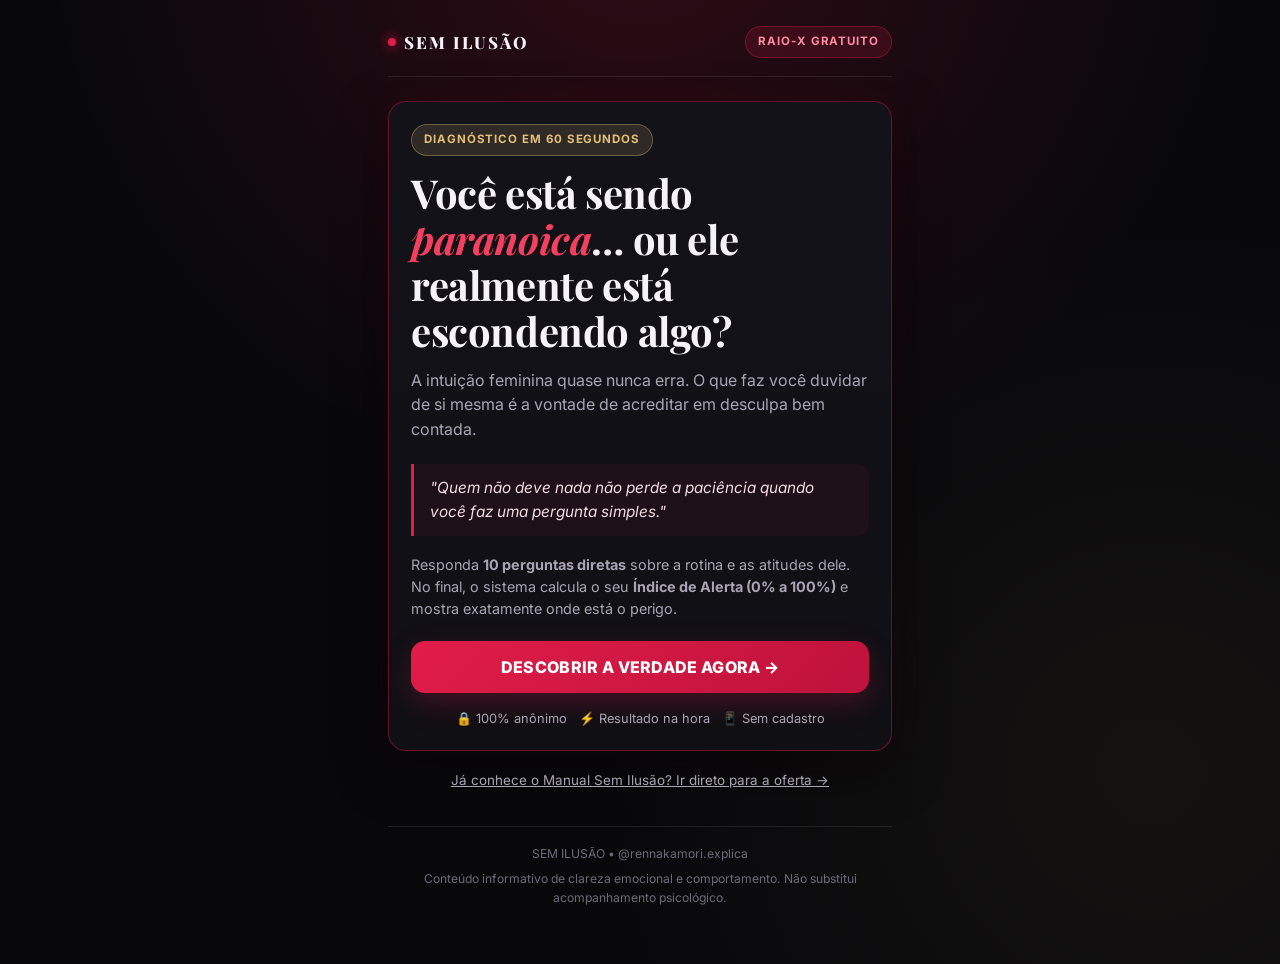
<file: index.html>
<!DOCTYPE html>
<html lang="pt-BR">
<head>
  <meta charset="UTF-8" />
  <meta name="viewport" content="width=device-width, initial-scale=1.0" />
  <title>Raio-X da Verdade — Teste de Alerta do Relacionamento</title>
  <meta name="description" content="Descubra em 60 segundos se você está sendo paranoica ou ignorando sinais óbvios de deslealdade e desgaste." />
  <link rel="stylesheet" href="styles.css" />
  <script src="config.js"></script>
</head>
<body>
  <main class="container">
    <header class="topbar">
      <a href="index.html" class="brand">
        <span class="brand-dot"></span>
        <span id="brand-name">SEM ILUSÃO</span>
      </a>
      <span class="badge">RAIO-X GRATUITO</span>
    </header>

    <!-- TELA 1: ABERTURA -->
    <section id="screen-intro">
      <div class="card card-highlight">
        <span class="badge badge-gold">DIAGNÓSTICO EM 60 SEGUNDOS</span>
        <h1>Você está sendo <em>paranoica</em>… ou ele realmente está escondendo algo?</h1>
        <p class="lead">
          A intuição feminina quase nunca erra. O que faz você duvidar de si mesma é a vontade de acreditar em desculpa bem contada.
        </p>

        <div class="quote-box">
          "Quem não deve nada não perde a paciência quando você faz uma pergunta simples."
        </div>

        <p style="font-size:0.9rem; color: var(--muted); margin-bottom:20px;">
          Responda <strong>10 perguntas diretas</strong> sobre a rotina e as atitudes dele. No final, o sistema calcula o seu <strong>Índice de Alerta (0% a 100%)</strong> e mostra exatamente onde está o perigo.
        </p>

        <button id="btn-start" class="btn btn-primary pulse">
          DESCOBRIR A VERDADE AGORA →
        </button>

        <div class="trust-row">
          <span>🔒 100% anônimo</span>
          <span>⚡ Resultado na hora</span>
          <span>📱 Sem cadastro</span>
        </div>
      </div>

      <div style="text-align:center; margin-top:12px;">
        <a href="oferta.html" style="color:var(--muted); font-size:0.84rem;">Já conhece o Manual Sem Ilusão? Ir direto para a oferta →</a>
      </div>
    </section>

    <!-- TELA 2: QUIZ -->
    <section id="screen-quiz" class="hidden">
      <div class="progress-wrap">
        <div class="progress-meta">
          <span id="q-counter">Pergunta 1 de 10</span>
          <span id="q-percent">10%</span>
        </div>
        <div class="progress-track">
          <div id="progress-fill" class="progress-fill"></div>
        </div>
      </div>

      <div class="card">
        <span id="q-tag" class="badge" style="margin-bottom:12px;">SINAL 01</span>
        <h2 id="q-title" class="question-title"></h2>
        <div id="q-options" class="options-list"></div>
        <div id="micro-note" class="micro-note hidden"></div>
      </div>
    </section>

    <!-- TELA 3: ANALISANDO -->
    <section id="screen-loading" class="hidden">
      <div class="card analyzer-box">
        <div class="spinner"></div>
        <h2 class="serif">Cruzando seus padrões…</h2>
        <p id="loading-status" class="lead" style="margin-bottom:0;">Avaliando sinais de omissão e coerência…</p>
      </div>
    </section>

    <!-- TELA 4: RESULTADO + OFERTA -->
    <section id="screen-result" class="hidden">
      <div class="card card-highlight">
        <div class="score-header">
          <span id="res-badge" class="badge">RESULTADO DO SEU RAIO-X</span>
          <div id="res-score" class="score-number">0%</div>
          <h2 id="res-title" style="margin-bottom:6px;"></h2>
          <p id="res-subtitle" class="lead" style="margin-bottom:0; font-size:0.94rem;"></p>
        </div>

        <div class="score-bar">
          <div id="score-marker" class="score-marker" style="left: 10%;"></div>
        </div>
        <div style="display:flex; justify-content:space-between; font-size:0.72rem; color:var(--muted); margin-bottom:16px;">
          <span>ZONA DE RUÍDO</span>
          <span>ZONA DE NÉVOA</span>
          <span>CÓDIGO VERMELHO</span>
        </div>

        <h3 style="margin-top:18px; color:var(--gold);">O que as suas respostas escancaram:</h3>
        <ul id="res-insights" class="insight-list"></ul>

        <div class="quote-box" id="res-truth"></div>
      </div>

      <!-- PONTE PARA O PRODUTO -->
      <div class="card card-highlight">
        <span class="badge badge-gold" id="offer-badge">OFERTA BLACK FRIDAY • LOTE RELÂMPAGO</span>
        <h2 style="margin-top:12px;">Agora a verdade que dói: <em>saber que algo está errado não resolve nada</em> se você confrontar do jeito errado.</h2>
        <p style="font-size:0.94rem; color:var(--muted); margin-bottom:14px;">
          Quando você cobra no calor da emoção, chora ou ameaça sem postura, ele só aprende a <strong>esconder melhor</strong> — e ainda vira o jogo dizendo que você é surtada.
        </p>
        <p style="font-size:0.94rem; color:#ebe8f2; margin-bottom:14px;">
          Por isso criamos o pacote <strong>SEM ILUSÃO</strong>: o protocolo direto para ler comportamentos sem cair em manipulação, responder com frieza cirúrgica e retomar o controle em 7 dias.
        </p>

        <div style="margin: 14px 0 18px; border-radius: 14px; overflow: hidden; border: 1px solid rgba(226,190,118,0.28); box-shadow: 0 14px 32px rgba(0,0,0,0.55);">
          <img src="mockup-bundle.jpg" alt="Pacote SEM ILUSÃO Manual + Web App Bolso da Clareza" style="width:100%; display:block;" />
        </div>

        <ul class="check-list">
          <li><span class="check-icon">✦</span><div><strong>Manual Completo SEM ILUSÃO (PDF para celular):</strong> os 21 padrões de deslealdade e desgaste, como validar fatos sem se humilhar e roteiros de conversa cara a cara.</div></li>
          <li><span class="check-icon">✦</span><div><strong>BÔNUS — Web App "Bolso da Clareza":</strong> gerador interativo com respostas prontas, frias e elegantes para 12 situações de WhatsApp (só copiar e colar) + Diário de Fatos anti-ilusão.</div></li>
          <li><span class="check-icon">✦</span><div><strong>Plano de 7 Dias de Postura:</strong> o passo a passo exato para parar de aceitar migalhas e decidir com cabeça fria.</div></li>
        </ul>

        <div class="price-box">
          <div class="price-old">De <span id="price-old">R$ 79,90</span> por apenas:</div>
          <div class="price-now" id="price-now">R$ 29,90</div>
          <div class="price-sub" id="price-sub">ou 4x de R$ 8,14 • Acesso imediato + Garantia de 7 dias</div>
        </div>

        <a id="cta-checkout" href="#" class="btn btn-primary pulse" target="_blank" rel="noopener">
          QUERO O MANUAL + WEB APP AGORA →
        </a>

        <div class="trust-row">
          <span>🔒 Pagamento seguro Kiwify</span>
          <span>⚡ Pix libera em segundos</span>
          <span>🛡️ 7 dias de garantia</span>
        </div>

        <div style="text-align:center; margin-top:14px;">
          <a href="oferta.html" style="color:var(--muted); font-size:0.83rem;">Ver tudo que vem dentro do pacote →</a>
        </div>
      </div>

      <button id="btn-retry" class="btn btn-ghost">Refazer o Raio-X</button>
    </section>

    <footer class="footer">
      <p><span id="footer-brand">SEM ILUSÃO</span> • <span id="footer-handle">@seuperfil</span></p>
      <p style="margin-top:6px;">Conteúdo informativo de clareza emocional e comportamento. Não substitui acompanhamento psicológico.</p>
    </footer>
  </main>

  <script>
    const CFG = window.APP_CONFIG || {};
    document.getElementById('brand-name').textContent = CFG.MARCA || 'SEM ILUSÃO';
    document.getElementById('footer-brand').textContent = CFG.MARCA || 'SEM ILUSÃO';
    document.getElementById('footer-handle').textContent = CFG.PERFIL_HANDLE || '';
    document.getElementById('price-old').textContent = CFG.PRECO_ANTIGO || 'R$ 79,90';
    document.getElementById('price-now').textContent = CFG.PRECO_ATUAL || 'R$ 29,90';
    document.getElementById('price-sub').textContent = (CFG.PARCELAMENTO || 'ou 4x de R$ 8,14') + ' • Acesso imediato + Garantia de 7 dias';
    document.getElementById('offer-badge').textContent = CFG.SELO_OFERTA || 'OFERTA RELÂMPAGO';

    const QUESTIONS = [
      {
        tag: "SINAL 01 • SIGILO",
        title: "Como ele reage quando o celular vibra ou fica perto de você?",
        category: "sigilo",
        options: [
          { text: "Deixa normal, sem paranoia nem pressa para esconder.", score: 0, note: "Transparência natural não precisa de discurso." },
          { text: "Sempre deixa virado para baixo ou no silencioso quando está comigo.", score: 6, note: "Hábito novo de proteção raramente nasce do nada." },
          { text: "Leva até para o banheiro, trocou senha ou fica tenso se eu chego perto.", score: 10, note: "Quem não esconde nada não entra em modo defesa por causa de uma tela." }
        ]
      },
      {
        tag: "SINAL 02 • INVERSÃO DE CULPA",
        title: "Quando você faz uma pergunta direta sobre algo que te incomodou, o que ele faz?",
        category: "manipulacao",
        options: [
          { text: "Escuta com calma e conversa até ficarmos em paz.", score: 0, note: "Respeito se prova na hora do desconforto." },
          { text: "Fica seco, muda de assunto ou diz que está cansado para falar disso.", score: 6, note: "Fugir de conversa simples é o jeito mais fácil de empurrar o problema com a barriga." },
          { text: "Se irrita, vira o jogo e termina fazendo EU me sentir culpada ou 'louca'.", score: 10, note: "Clássico: quando falta verdade, sobra ataque para te fazer recuar." }
        ]
      },
      {
        tag: "SINAL 03 • ROTINA",
        title: "Nos últimos tempos, a rotina dele mudou com 'imprevistos' frequentes?",
        category: "rotina",
        options: [
          { text: "Não, continua previsível e coerente.", score: 0, note: "Coerência traz paz — e você sente isso no corpo." },
          { text: "Alguns sumiços estranhos ou demoras fora do normal para responder.", score: 6, note: "Ninguém fica 6 horas sem ver o celular hoje em dia. Fica sem querer responder você." },
          { text: "Vários 'imprevistos', trabalho extra do nada e histórias que não batem.", score: 10, note: "Quando a história muda de detalhe toda semana, não é falta de memória." }
        ]
      },
      {
        tag: "SINAL 04 • ESFORÇO",
        title: "Compare o que ele PROMETE com o que ele FAZ na prática:",
        category: "migalhas",
        options: [
          { text: "Ele cumpre o que fala e demonstra prioridade sem eu precisar implorar.", score: 0, note: "Atitude constante vale mais que mil juras." },
          { text: "Só se esforça quando percebe que eu esfriei ou estou prestes a desistir.", score: 7, note: "Isso não é amor crescendo — é medo de perder o conforto que você dá." },
          { text: "Promete mudar há meses, mas na prática me entrega o mínimo do mínimo.", score: 10, note: "Você não está num relacionamento; está mantendo uma expectativa sozinha." }
        ]
      },
      {
        tag: "SINAL 05 • MONTANHA-RUSSA",
        title: "Você sente oscilações bruscas: dias frio/distante e do nada super carinhoso?",
        category: "manipulacao",
        options: [
          { text: "Não, o jeito dele comigo é estável.", score: 0, note: "Estabilidade não dá frio na barriga — dá segurança." },
          { text: "Sim, às vezes esfria do nada e me deixa sem entender o que eu fiz.", score: 7, note: "A dúvida constante é o que mantém muita mulher presa tentando 'reconquistar'." },
          { text: "Demais. E quando aparece carinhoso do nada, meu instinto até desconfia.", score: 10, note: "Carinho repentino fora de hora muitas vezes é culpa disfarçada de romantismo." }
        ]
      },
      {
        tag: "SINAL 06 • RESPEITO ONLINE",
        title: "Como é a postura dele nas redes sociais em relação a outras mulheres?",
        category: "sigilo",
        options: [
          { text: "Respeitosa; não me dá motivo para passar vergonha.", score: 0, note: "Homem resolvido não precisa de validação de outras." },
          { text: "Curte fotos provocativas ou mantém 'amigas' que claramente passam do limite.", score: 7, note: "Ele sabe exatamente o que está fazendo — só testa até onde você engole." },
          { text: "Esconde stories, tem conversas apagadas ou já peguei mentira envolvendo outra.", score: 10, note: "Conversa que precisa ser apagada nunca é inocente." }
        ]
      },
      {
        tag: "SINAL 07 • TRANSPARÊNCIA",
        title: "Você já pegou pequenas mentiras bobas — daquelas que nem precisavam existir?",
        category: "rotina",
        options: [
          { text: "Nunca percebi mentiras dele.", score: 0, note: "Confiança se constrói nos detalhes pequenos." },
          { text: "Uma ou duas vezes, mas ele jurou que foi para 'evitar briga'.", score: 7, note: "Quem mente 'para evitar briga' está dizendo que prefere te enganar a te respeitar." },
          { text: "Várias vezes. Sempre que aperto um pouco, descubro uma versão diferente.", score: 10, note: "Mentira pequena é treino para mentira grande." }
        ]
      },
      {
        tag: "SINAL 08 • POSTURA",
        title: "Se você parar de puxar assunto ou cobrar atenção por 48h, o que acontece?",
        category: "migalhas",
        options: [
          { text: "Ele percebe rápido, me procura de verdade e pergunta se está tudo bem.", score: 0, note: "Reciprocidade não precisa de joguinho." },
          { text: "Manda algo raso só para ver se eu ainda estou disponível.", score: 6, note: "Ele não sente sua falta — sente falta de saber que você está ali." },
          { text: "Age como se não tivesse notado, ou ainda reclama que EU sumi.", score: 10, note: "Quando só uma pessoa sustenta o vínculo, o vínculo já acabou faz tempo." }
        ]
      },
      {
        tag: "SINAL 09 • SUA PAZ",
        title: "Como está a sua mente dentro desse relacionamento nos últimos 30 dias?",
        category: "emocional",
        options: [
          { text: "Tranquila na maior parte do tempo, só com dúvidas pontuais.", score: 2, note: "Observar cedo evita desgastes grandes depois." },
          { text: "Cansada. Fico checando última visualização e tentando adivinhar o humor dele.", score: 7, note: "Relacionamento saudável não transforma você em detetive." },
          { text: "Esgotada. Sinto um aperto no peito constante, mas tenho medo de confirmar.", score: 10, note: "O que te destrói não é a verdade — é o tempo que você perde adiando ela." }
        ]
      },
      {
        tag: "SINAL 10 • A VERDADE NUA",
        title: "Se sua melhor amiga estivesse vivendo EXATAMENTE o que você vive hoje, o que você diria?",
        category: "emocional",
        options: [
          { text: "'Calma, conversa com ele e alinha os limites.'", score: 2, note: "Clareza de fora quase sempre é mais lúcida." },
          { text: "'Amiga, você está se diminuindo demais para caber aí.'", score: 7, note: "Você já sabe o conselho. Só está adiando aplicar em você." },
          { text: "'Abre o olho e sai dessa antes de perder mais um ano da sua vida.'", score: 10, note: "No fundo, você não precisa de mais provas — precisa de postura." }
        ]
      }
    ];

    let currentIdx = 0;
    let totalScore = 0;
    const categoryScores = { sigilo: 0, manipulacao: 0, rotina: 0, migalhas: 0, emocional: 0 };

    const screenIntro = document.getElementById('screen-intro');
    const screenQuiz = document.getElementById('screen-quiz');
    const screenLoading = document.getElementById('screen-loading');
    const screenResult = document.getElementById('screen-result');

    document.getElementById('btn-start').addEventListener('click', () => {
      currentIdx = 0;
      totalScore = 0;
      Object.keys(categoryScores).forEach(k => categoryScores[k] = 0);
      screenIntro.classList.add('hidden');
      screenQuiz.classList.remove('hidden');
      renderQuestion();
      window.scrollTo({ top: 0, behavior: 'smooth' });
    });

    document.getElementById('btn-retry').addEventListener('click', () => {
      screenResult.classList.add('hidden');
      screenIntro.classList.remove('hidden');
      window.scrollTo({ top: 0, behavior: 'smooth' });
    });

    function renderQuestion() {
      const q = QUESTIONS[currentIdx];
      const num = currentIdx + 1;
      const pct = Math.round((num / QUESTIONS.length) * 100);

      document.getElementById('q-counter').textContent = `Pergunta ${num} de ${QUESTIONS.length}`;
      document.getElementById('q-percent').textContent = `${pct}%`;
      document.getElementById('progress-fill').style.width = `${pct}%`;
      document.getElementById('q-tag').textContent = q.tag;
      document.getElementById('q-title').textContent = q.title;

      const micro = document.getElementById('micro-note');
      micro.classList.add('hidden');

      const optionsBox = document.getElementById('q-options');
      optionsBox.innerHTML = '';
      const letters = ['A', 'B', 'C'];

      q.options.forEach((opt, i) => {
        const btn = document.createElement('button');
        btn.className = 'option-btn';
        btn.innerHTML = `<span class="option-letter">${letters[i]}</span><span>${opt.text}</span>`;
        btn.addEventListener('click', () => handleAnswer(q.category, opt));
        optionsBox.appendChild(btn);
      });
    }

    function handleAnswer(category, opt) {
      totalScore += opt.score;
      categoryScores[category] += opt.score;

      // trava cliques duplicados e mostra micro-verdade rápida
      const btns = document.querySelectorAll('.option-btn');
      btns.forEach(b => b.disabled = true);

      const micro = document.getElementById('micro-note');
      micro.textContent = `✦ ${opt.note}`;
      micro.classList.remove('hidden');

      setTimeout(() => {
        currentIdx++;
        if (currentIdx < QUESTIONS.length) {
          renderQuestion();
        } else {
          showAnalyzer();
        }
      }, 650);
    }

    function showAnalyzer() {
      screenQuiz.classList.add('hidden');
      screenLoading.classList.remove('hidden');
      const statusEl = document.getElementById('loading-status');
      const steps = [
        "Avaliando sinais de omissão e coerência…",
        "Identificando padrões de inversão de culpa…",
        "Gerando seu Índice de Alerta personalizado…"
      ];
      let step = 0;
      const timer = setInterval(() => {
        step++;
        if (step < steps.length) {
          statusEl.textContent = steps[step];
        } else {
          clearInterval(timer);
          renderResult();
        }
      }, 650);
    }

    function renderResult() {
      screenLoading.classList.add('hidden');
      screenResult.classList.remove('hidden');

      const score = Math.min(100, Math.max(8, totalScore));
      document.getElementById('res-score').textContent = `${score}%`;

      let levelTitle, levelSub, levelColor, badgeText, truthQuote;

      if (score <= 35) {
        badgeText = "NÍVEL 1 • ZONA DE RUÍDO";
        levelTitle = "Alerta Baixo, mas Atenção às Brechas";
        levelSub = "Não há um padrão claro de traição ativa nas suas respostas, mas existem falhas de alinhamento que, se ignoradas, viram desgaste real.";
        levelColor = "#22c55e";
        truthQuote = "“Relacionamento não morre de um dia pro outro — ele esfria nas pequenas coisas que você finge que não viu.”";
      } else if (score <= 68) {
        badgeText = "NÍVEL 2 • ZONA DE NÉVOA";
        levelTitle = "Alerta Alto: Você Está Aceitando Migalhas";
        levelSub = "Mesmo que não exista prova de traição física, há sinais claros de distanciamento, falta de transparência ou desequilíbrio emocional.";
        levelColor = "#f59e0b";
        truthQuote = "“Ele não está 'confuso'. Ele está confortável sabendo que você continua aí mesmo recebendo metade.”";
      } else {
        badgeText = "NÍVEL 3 • CÓDIGO VERMELHO";
        levelTitle = "Alerta Crítico: Sinais Clássicos de Omissão";
        levelSub = "Você marcou múltiplos padrões de sigilo, inversão de culpa e inconsistência. Ignorar isso agora só vai te custar mais saúde mental e tempo.";
        levelColor = "#f43f5e";
        truthQuote = "“Você não está louca. Você só está enxergando exatamente o que ele queria que você continuasse fingindo não ver.”";
      }

      document.getElementById('res-badge').textContent = badgeText;
      document.getElementById('res-score').style.color = levelColor;
      document.getElementById('res-title').textContent = levelTitle;
      document.getElementById('res-subtitle').textContent = levelSub;
      document.getElementById('res-truth').textContent = truthQuote;

      setTimeout(() => {
        document.getElementById('score-marker').style.left = `${score}%`;
      }, 80);

      // Gera 3 insights baseados nas categorias mais altas que ELA marcou
      const insightMap = {
        sigilo: {
          head: "Blindagem & Sigilo",
          body: "Você sinalizou comportamentos de proteção excessiva com celular ou postura online. Em relações saudáveis, privacidade existe, mas segredo defensivo não."
        },
        manipulacao: {
          head: "Inversão de Culpa (Gaslighting)",
          body: "Suas respostas indicam que quando você questiona algo legítimo, o assunto vira contra você. Esse é o truque nº 1 para te fazer parar de perguntar."
        },
        rotina: {
          head: "Inconsistência na Rotina",
          body: "Histórias mal contadas e mudanças repentinas drenam sua confiança. Nunca confronte só com suspeita — confronte com fatos observados."
        },
        migalhas: {
          head: "Ciclo de Migalhas",
          body: "Você está investindo energia de esposa em alguém que está entregando esforço de desconhecido. Sem mudança de postura sua, nada muda nele."
        },
        emocional: {
          head: "Desgaste da Sua Paz",
          body: "O maior termômetro já apitou: você está exausta tentando decifrar alguém. Quem tem postura não implora clareza — exige com ações."
        }
      };

      const sortedCats = Object.entries(categoryScores)
        .sort((a, b) => b[1] - a[1])
        .slice(0, 3);

      const ul = document.getElementById('res-insights');
      ul.innerHTML = '';
      sortedCats.forEach(([cat]) => {
        const info = insightMap[cat];
        const li = document.createElement('li');
        li.innerHTML = `<strong>${info.head}</strong>${info.body}`;
        ul.appendChild(li);
      });

      const cta = document.getElementById('cta-checkout');
      cta.href = CFG.CHECKOUT_URL || '#';
      cta.onclick = (e) => {
        if (!CFG.CHECKOUT_URL || CFG.CHECKOUT_URL.includes('SEU-LINK-AQUI')) {
          e.preventDefault();
          alert('Aviso da criadora: cole o seu link de checkout da Kiwify no arquivo site/config.js!');
        }
      };

      window.scrollTo({ top: 0, behavior: 'smooth' });
    }
  </script>
</body>
</html>
</file>
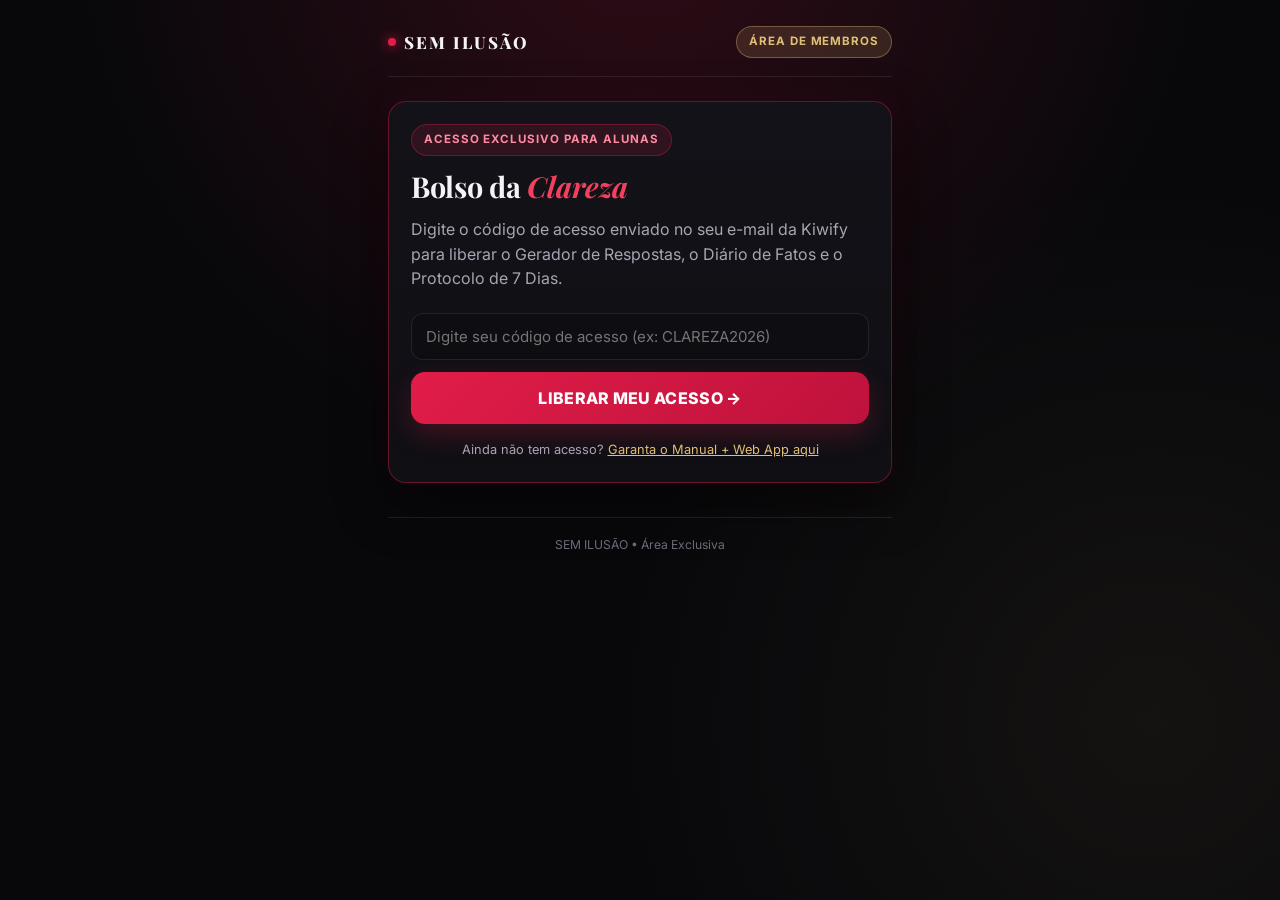
<file: app-membros.html>
<!DOCTYPE html>
<html lang="pt-BR">
<head>
  <meta charset="UTF-8" />
  <meta name="viewport" content="width=device-width, initial-scale=1.0" />
  <title>Bolso da Clareza — Área de Membros SEM ILUSÃO</title>
  <link rel="stylesheet" href="styles.css" />
  <script src="config.js"></script>
  <style>
    .tabs {
      display: grid;
      grid-template-columns: repeat(3, 1fr);
      gap: 8px;
      margin-bottom: 18px;
    }
    .tab-btn {
      background: var(--surface-2);
      border: 1px solid var(--border);
      color: var(--muted);
      padding: 11px 8px;
      border-radius: 12px;
      font-size: 0.78rem;
      font-weight: 700;
      cursor: pointer;
      transition: all 0.18s ease;
      text-align: center;
    }
    .tab-btn.active {
      background: rgba(225, 29, 72, 0.16);
      border-color: var(--crimson);
      color: #fff;
    }
    .field {
      width: 100%;
      background: #0d0d12;
      border: 1px solid var(--border);
      color: var(--text);
      padding: 13px 14px;
      border-radius: 12px;
      font-family: 'Inter', sans-serif;
      font-size: 0.94rem;
      margin-bottom: 12px;
    }
    .field:focus {
      outline: none;
      border-color: var(--crimson);
    }
    .reply-card {
      background: rgba(255, 255, 255, 0.03);
      border: 1px solid var(--border);
      border-radius: 14px;
      padding: 14px;
      margin-bottom: 11px;
    }
    .reply-label {
      font-size: 0.72rem;
      font-weight: 800;
      letter-spacing: 0.06em;
      text-transform: uppercase;
      color: var(--gold);
      margin-bottom: 6px;
      display: block;
    }
    .reply-text {
      font-size: 0.95rem;
      color: #f6f4fa;
      margin-bottom: 10px;
      line-height: 1.45;
    }
    .dont-box {
      background: rgba(225, 29, 72, 0.09);
      border: 1px solid rgba(225, 29, 72, 0.3);
      border-radius: 12px;
      padding: 12px 14px;
      font-size: 0.86rem;
      color: #ffc2cf;
      margin-top: 8px;
    }
    .fact-item {
      background: var(--surface-2);
      border: 1px solid var(--border);
      border-radius: 14px;
      padding: 14px;
      margin-bottom: 10px;
      position: relative;
    }
    .fact-meta {
      display: flex;
      justify-content: space-between;
      align-items: center;
      font-size: 0.76rem;
      color: var(--gold);
      margin-bottom: 6px;
      font-weight: 700;
    }
    .fact-del {
      background: none;
      border: none;
      color: var(--muted);
      cursor: pointer;
      font-size: 0.78rem;
      text-decoration: underline;
    }
    .day-card {
      display: flex;
      gap: 12px;
      align-items: flex-start;
      background: var(--surface-2);
      border: 1px solid var(--border);
      border-radius: 14px;
      padding: 14px;
      margin-bottom: 10px;
      cursor: pointer;
      transition: border-color 0.2s ease, opacity 0.2s ease;
    }
    .day-card.done {
      border-color: rgba(34, 197, 94, 0.45);
      background: rgba(34, 197, 94, 0.06);
    }
    .day-check {
      width: 24px;
      height: 24px;
      border-radius: 7px;
      border: 2px solid var(--muted);
      flex-shrink: 0;
      display: grid;
      place-items: center;
      font-weight: 800;
      font-size: 0.85rem;
      margin-top: 2px;
    }
    .day-card.done .day-check {
      background: var(--green);
      border-color: var(--green);
      color: #06130b;
    }
    .stat-grid {
      display: grid;
      grid-template-columns: 1fr 1fr;
      gap: 10px;
      margin-bottom: 14px;
    }
    .stat-box {
      background: var(--surface-2);
      border: 1px solid var(--border);
      border-radius: 12px;
      padding: 12px;
      text-align: center;
    }
    .stat-val {
      font-family: 'Playfair Display', serif;
      font-size: 1.7rem;
      font-weight: 800;
      color: var(--crimson-bright);
    }
    .stat-lbl {
      font-size: 0.74rem;
      color: var(--muted);
      text-transform: uppercase;
      letter-spacing: 0.04em;
    }
  </style>
</head>
<body>
  <main class="container">
    <header class="topbar">
      <a href="oferta.html" class="brand">
        <span class="brand-dot"></span>
        <span id="brand-name">SEM ILUSÃO</span>
      </a>
      <span class="badge badge-gold">ÁREA DE MEMBROS</span>
    </header>

    <!-- TELA DE SENHA -->
    <section id="gate-screen" class="card card-highlight">
      <span class="badge">ACESSO EXCLUSIVO PARA ALUNAS</span>
      <h1 style="font-size:1.8rem;">Bolso da <em>Clareza</em></h1>
      <p class="lead">
        Digite o código de acesso enviado no seu e-mail da Kiwify para liberar o Gerador de Respostas, o Diário de Fatos e o Protocolo de 7 Dias.
      </p>
      <input id="gate-input" class="field" type="text" placeholder="Digite seu código de acesso (ex: CLAREZA2026)" autocomplete="off" />
      <button id="gate-btn" class="btn btn-primary">LIBERAR MEU ACESSO →</button>
      <p id="gate-err" style="color:#ff8aa2; font-size:0.85rem; margin-top:10px;" class="hidden">Código incorreto. Confira o código enviado na sua área de membros da Kiwify.</p>
      <p style="font-size:0.8rem; color:var(--muted); margin-top:16px; text-align:center;">
        Ainda não tem acesso? <a href="oferta.html" style="color:var(--gold);">Garanta o Manual + Web App aqui</a>
      </p>
    </section>

    <!-- APP DESBLOQUEADO -->
    <section id="app-screen" class="hidden">
      <div class="tabs">
        <button class="tab-btn active" data-tab="respostas">💬 Respostas</button>
        <button class="tab-btn" data-tab="diario">📓 Diário de Fatos</button>
        <button class="tab-btn" data-tab="protocolo">🔥 7 Dias</button>
      </div>

      <!-- ABA 1: GERADOR DE RESPOSTAS -->
      <div id="tab-respostas">
        <div class="card">
          <span class="badge">COPIE E COLE NO WHATSAPP</span>
          <h2 style="margin-top:10px; font-size:1.35rem;">Gerador de Respostas Frias &amp; Firmes</h2>
          <p style="font-size:0.88rem; color:var(--muted); margin-bottom:14px;">
            Escolha a situação que acabou de acontecer. Sem textão, sem drama e sem dar palco para manipulação.
          </p>
          <select id="situation-select" class="field"></select>
          <div id="replies-container"></div>
        </div>
      </div>

      <!-- ABA 2: DIÁRIO DE FATOS -->
      <div id="tab-diario" class="hidden">
        <div class="card">
          <span class="badge badge-gold">100% PRIVADO NO SEU CELULAR</span>
          <h2 style="margin-top:10px; font-size:1.35rem;">Diário de Fatos Anti-Ilusão</h2>
          <p style="font-size:0.88rem; color:var(--muted); margin-bottom:14px;">
            A emoção esquece; o registro não. Anote apenas <strong>fatos reais</strong> e a desculpa que ele deu. Nada sai do seu navegador.
          </p>

          <div class="stat-grid">
            <div class="stat-box">
              <div class="stat-val" id="stat-total">0</div>
              <div class="stat-lbl">Fatos Registrados</div>
            </div>
            <div class="stat-box">
              <div class="stat-val" id="stat-top" style="font-size:1.05rem; padding-top:6px;">—</div>
              <div class="stat-lbl">Padrão Repetido</div>
            </div>
          </div>

          <div id="pattern-alert" class="quote-box hidden" style="margin-top:0;"></div>

          <select id="fact-cat" class="field">
            <option value="Sigilo / Celular">Tipo: Sigilo / Celular</option>
            <option value="Inversão de Culpa">Tipo: Inversão de Culpa</option>
            <option value="Migalha / Frieza">Tipo: Migalha / Frieza</option>
            <option value="Mentira / História Torta">Tipo: Mentira / História Torta</option>
            <option value="Desrespeito / Limite">Tipo: Desrespeito / Limite</option>
          </select>
          <textarea id="fact-what" class="field" rows="2" placeholder="O que aconteceu de fato? (Ex: Sumiu sábado à noite e visualizou sem responder)"></textarea>
          <input id="fact-excuse" class="field" type="text" placeholder="Qual foi a desculpa dele? (Ex: Disse que o celular descarregou)" />
          <button id="btn-add-fact" class="btn btn-primary">REGISTRAR FATO</button>
        </div>

        <div id="facts-list"></div>
        <button id="btn-clear-facts" class="btn btn-ghost hidden" style="margin-top:8px; font-size:0.84rem;">Apagar todos os registros (Modo Privacidade)</button>
      </div>

      <!-- ABA 3: PROTOCOLO 7 DIAS -->
      <div id="tab-protocolo" class="hidden">
        <div class="card">
          <span class="badge">RECUPERE O CONTROLE EM 1 SEMANA</span>
          <h2 style="margin-top:10px; font-size:1.35rem;">Protocolo dos 7 Dias de Postura</h2>
          <p style="font-size:0.88rem; color:var(--muted); margin-bottom:14px;">
            Toque em cada dia ao concluir. Em 7 dias, você vai saber com 100% de clareza se ele se mexe quando você para de carregar a relação nas costas.
          </p>
          <div class="progress-wrap">
            <div class="progress-meta">
              <span>Seu Progresso</span>
              <span id="days-progress-txt">0 de 7 dias</span>
            </div>
            <div class="progress-track">
              <div id="days-progress-fill" class="progress-fill"></div>
            </div>
          </div>
          <div id="days-list"></div>
        </div>
      </div>

      <button id="btn-lock" class="btn btn-ghost" style="margin-top:10px; font-size:0.82rem;">🔒 Trancar Área de Membros</button>
    </section>

    <footer class="footer">
      <p><span id="footer-brand">SEM ILUSÃO</span> • Área Exclusiva</p>
    </footer>
  </main>

  <div id="toast" class="toast hidden">Copiado para a área de transferência!</div>

  <script>
    const CFG = window.APP_CONFIG || {};
    const EXPECTED_PASS = (CFG.SENHA_MEMBROS || 'CLAREZA2026').trim().toUpperCase();
    document.getElementById('brand-name').textContent = CFG.MARCA || 'SEM ILUSÃO';
    document.getElementById('footer-brand').textContent = CFG.MARCA || 'SEM ILUSÃO';

    const STORAGE_AUTH = 'sem_ilusao_auth_v1';
    const STORAGE_FACTS = 'sem_ilusao_facts_v1';
    const STORAGE_DAYS = 'sem_ilusao_days_v1';

    const SITUATIONS = [
      {
        title: "1. Sumiu o fim de semana e voltou com 'oi sumida'",
        elegante: "Oi! Não sumi, só sigo o ritmo de quem fala comigo. Tudo bem por aí?",
        direta: "Engraçado você chamar de sumida quando foi você quem desapareceu desde sexta. Não curto esse tipo de dinâmica.",
        fria: "Oi. Estou bem, obrigada.",
        dont: "NUNCA mande textão cobrando onde ele estava nem diga 'estava com saudade' — isso premia o sumiço."
      },
      {
        title: "2. Virou o jogo e te chamou de 'louca / ciumenta / surtada'",
        elegante: "Não vou discutir meu tom de voz para desviar do fato. Quando quiser conversar sobre o que aconteceu, eu escuto.",
        direta: "Me chamar de louca não apaga o que você fez. Ou você responde o fato com maturidade, ou encerramos essa conversa aqui.",
        fria: "Entendi. Não tenho energia para inversão de culpa hoje.",
        dont: "NUNCA comece a se justificar ('não sou louca, é que eu só queria...'). Se você se defende, ele venceu a distração."
      },
      {
        title: "3. Cancelou em cima da hora sem propor outro dia",
        elegante: "Sem problema, acontece. Vou organizar meus planos por aqui. Boa noite!",
        direta: "Tudo bem cancelar, imprevistos acontecem. Só não funciona para mim ficar de reserva em cima da hora.",
        fria: "Tranquilo, obrigada por avisar.",
        dont: "NUNCA pergunte 'então a gente se vê amanhã?'. Quem desmarca tem a obrigação de remarcar."
      },
      {
        title: "4. Desculpa esfarrapada ('tava sem bateria / dormi cedo')",
        elegante: "Fica tranquilo, não precisa se explicar tanto. Eu já entendi como funciona a sua prioridade.",
        direta: "Hoje em dia ninguém fica 18 horas sem ver o celular, mas tudo bem — cada um escolhe onde coloca esforço.",
        fria: "Aham, entendi.",
        dont: "NUNCA tente provar que ele estava online tirando print. Ele vai te chamar de obcecada e continuar mentindo."
      },
      {
        title: "5. Curtiu ou comentou foto provocativa de outra",
        elegante: "Não controlo o que você curte na internet, mas também não fico com homem que precisa de validação de outras em público.",
        direta: "Falta de postura online diz mais sobre você do que sobre mim. Para mim, respeito não é negociável.",
        fria: "Cada um mostra o nível de respeito que tem. Só estou observando.",
        dont: "NUNCA ataque a outra mulher nem faça barraco nos comentários — o compromisso é dele com você."
      },
      {
        title: "6. Pediu 'um tempo' mas quer continuar conversando",
        elegante: "Eu apoio seu tempo — e tempo de verdade significa sem contato. Fique à vontade para viver o que precisa.",
        direta: "Tempo com benefício de namorado não existe para mim. Se quer espaço, pode ter espaço total.",
        fria: "Combinado. Sem contato a partir de agora para você pensar com calma.",
        dont: "NUNCA aceite ficar no 'banco de reservas' esperando ele testar outras opções."
      },
      {
        title: "7. Ficou frio dias e do nada apareceu super carinhoso",
        elegante: "Legal o carinho, mas eu valorizo constância, não montanha-russa.",
        direta: "Gosto quando você está bem assim, só não vou fingir que os últimos dias de frieza não existiram.",
        fria: "Obrigada pelo carinho. Como foi seu dia?",
        dont: "NUNCA derreta na hora e apague todos os sinais anteriores por causa de 2 mensagens fofas."
      },
      {
        title: "8. Mentiu sobre algo pequeno ('foi só para evitar briga')",
        elegante: "Mentir 'para evitar briga' significa que você prefere me enganar a sustentar a verdade. Isso destrói confiança igual.",
        direta: "O problema não é o tamanho do assunto, é a facilidade com que você mente olhando na minha cara.",
        fria: "Anotado. Confiança não combina com 'meia verdade'.",
        dont: "NUNCA minimize dizendo 'tá bom, dessa vez eu deixo passar' sem marcar limite."
      },
      {
        title: "9. Ex manda mensagem e ele diz 'é só amizade'",
        elegante: "Você é livre para ter as amizades que quiser. Eu sou livre para não dividir atenção com passado mal resolvido.",
        direta: "Se ainda existe vínculo aberto com ex, você não está 100% disponível para o presente. Pense no que você quer priorizar.",
        fria: "Entendi sua posição. Agora eu também tenho a minha.",
        dont: "NUNCA implore para ele bloquear a ex — se ele não corta por respeito próprio a você, bloquear escondido não muda o caráter."
      },
      {
        title: "10. Prometeu mudar pela décima vez ('dessa vez vai ser diferente')",
        elegante: "Eu já ouvi essa frase antes. Desta vez não precisa prometer nada — só me mostra com atitude nos próximos 30 dias.",
        direta: "Palavra bonita não tem mais crédito aqui. Só vou considerar o que eu enxergar na prática.",
        fria: "Torço para que sim. O tempo vai mostrar.",
        dont: "NUNCA volte a entregar 100% no minuto seguinte só porque ele chorou ou fez juras."
      },
      {
        title: "11. Tentou fazer ciúmes de propósito para te desestabilizar",
        elegante: "Que bom que você se diverte. Eu não compito por atenção de ninguém.",
        direta: "Joguinho de ciúmes não funciona comigo — só tira meu interesse mais rápido.",
        fria: "Legal.",
        dont: "NUNCA dê a reação de raiva que ele está pescando. Indiferença elegante desarma qualquer provocação."
      },
      {
        title: "12. Decisão final: encerrar sem drama e sem porta aberta",
        elegante: "Eu pensei com calma e esse formato não me faz mais bem. Te desejo o melhor, mas daqui para frente sigo meu caminho sozinha.",
        direta: "Não vou mais negociar o básico. Encerro por aqui com a consciência tranquila e sem ressentimento.",
        fria: "Decidi encerrar nosso ciclo aqui. Peço que respeite minha decisão. Tudo de bom.",
        dont: "NUNCA termine esperando que ele corra atrás para te convencer do contrário. Termine quando estiver decidida."
      }
    ];

    const DAYS = [
      { day: 1, title: "Dia 1 — Desligue o modo detetive", desc: "Zero stalkear última visualização, curtidas ou seguidores dele por 24h. Toda vez que sentir vontade, anote no Diário de Fatos." },
      { day: 2, title: "Dia 2 — Corte 100% dos textões", desc: "Hoje nenhuma mensagem sua passa de 2 linhas. Responda no mesmo nível de esforço e tempo que ele entrega." },
      { day: 3, title: "Dia 3 — Teste do Silêncio Ativo", desc: "Não puxe assunto primeiro hoje. Observe quem realmente sustenta a conversa quando você para de remar sozinha." },
      { day: 4, title: "Dia 4 — Inventário de Fatos vs. Fantasia", desc: "Releia seu Diário de Fatos. Pergunte a si mesma: 'Se ele NUNCA mudar nada do que fez nos últimos 30 dias, eu aceito viver assim por 5 anos?'" },
      { day: 5, title: "Dia 5 — Um limite claro, sem grito", desc: "Na primeira atitude desalinhada, use uma resposta do Gerador (curta, firme, sem explicar demais) e encerre o assunto." },
      { day: 6, title: "Dia 6 — Retome um prazer só seu", desc: "Faça algo que você deixou de lado esperando disponibilidade dele (sair com amigas, treino, autocuidado, projeto pessoal)." },
      { day: 7, title: "Dia 7 — O Veredito de Cabeça Fria", desc: "Olhe os últimos 7 dias: ele se movimentou com consistência para te respeitar, ou só ficou irritado porque perdeu o controle? Sua resposta está aí." }
    ];

    // Toast
    function showToast(msg) {
      const t = document.getElementById('toast');
      t.textContent = msg;
      t.classList.remove('hidden');
      setTimeout(() => t.classList.add('hidden'), 2200);
    }

    // Auth gate
    function unlockApp() {
      document.getElementById('gate-screen').classList.add('hidden');
      document.getElementById('app-screen').classList.remove('hidden');
      initApp();
    }

    if (localStorage.getItem(STORAGE_AUTH) === EXPECTED_PASS) {
      unlockApp();
    }

    document.getElementById('gate-btn').addEventListener('click', () => {
      const val = document.getElementById('gate-input').value.trim().toUpperCase();
      if (val === EXPECTED_PASS) {
        localStorage.setItem(STORAGE_AUTH, EXPECTED_PASS);
        document.getElementById('gate-err').classList.add('hidden');
        unlockApp();
      } else {
        document.getElementById('gate-err').classList.remove('hidden');
      }
    });

    document.getElementById('btn-lock').addEventListener('click', () => {
      localStorage.removeItem(STORAGE_AUTH);
      location.reload();
    });

    // Tabs
    document.querySelectorAll('.tab-btn').forEach(btn => {
      btn.addEventListener('click', () => {
        document.querySelectorAll('.tab-btn').forEach(b => b.classList.remove('active'));
        btn.classList.add('active');
        const target = btn.dataset.tab;
        ['respostas', 'diario', 'protocolo'].forEach(id => {
          document.getElementById('tab-' + id).classList.toggle('hidden', id !== target);
        });
      });
    });

    let initialized = false;
    function initApp() {
      if (initialized) return;
      initialized = true;
      initReplies();
      renderFacts();
      renderDays();
    }

    // Aba 1: Respostas
    function initReplies() {
      const sel = document.getElementById('situation-select');
      sel.innerHTML = '';
      SITUATIONS.forEach((s, i) => {
        const opt = document.createElement('option');
        opt.value = i;
        opt.textContent = s.title;
        sel.appendChild(opt);
      });
      sel.addEventListener('change', () => renderReplyCards(Number(sel.value)));
      renderReplyCards(0);
    }

    function renderReplyCards(index) {
      const s = SITUATIONS[index];
      const box = document.getElementById('replies-container');
      box.innerHTML = `
        <div class="reply-card">
          <span class="reply-label">✦ Opção 1 — Elegante &amp; Cortante</span>
          <div class="reply-text">"${s.elegante}"</div>
          <button class="btn btn-ghost btn-sm" onclick="copyText(${index}, 'elegante')">Copiar resposta</button>
        </div>
        <div class="reply-card">
          <span class="reply-label">✦ Opção 2 — Direta &amp; Sem Drama</span>
          <div class="reply-text">"${s.direta}"</div>
          <button class="btn btn-ghost btn-sm" onclick="copyText(${index}, 'direta')">Copiar resposta</button>
        </div>
        <div class="reply-card">
          <span class="reply-label">✦ Opção 3 — Curta &amp; Fria (Zero Energia)</span>
          <div class="reply-text">"${s.fria}"</div>
          <button class="btn btn-ghost btn-sm" onclick="copyText(${index}, 'fria')">Copiar resposta</button>
        </div>
        <div class="dont-box">
          <strong>⚠️ O que NÃO fazer:</strong> ${s.dont}
        </div>
      `;
    }

    window.copyText = function(index, key) {
      const txt = SITUATIONS[index][key];
      if (navigator.clipboard) {
        navigator.clipboard.writeText(txt).then(() => showToast('Resposta copiada! Agora cole com postura.'));
      } else {
        showToast('Selecione e copie o texto acima.');
      }
    };

    // Aba 2: Diário de Fatos
    function getFacts() {
      try { return JSON.parse(localStorage.getItem(STORAGE_FACTS) || '[]'); }
      catch { return []; }
    }

    function saveFacts(list) {
      localStorage.setItem(STORAGE_FACTS, JSON.stringify(list));
    }

    document.getElementById('btn-add-fact').addEventListener('click', () => {
      const cat = document.getElementById('fact-cat').value;
      const what = document.getElementById('fact-what').value.trim();
      const excuse = document.getElementById('fact-excuse').value.trim();
      if (!what) { showToast('Escreva o fato antes de salvar.'); return; }

      const list = getFacts();
      const now = new Date();
      const dateStr = now.toLocaleDateString('pt-BR') + ' • ' + now.toLocaleTimeString('pt-BR', { hour: '2-digit', minute: '2-digit' });
      list.unshift({ id: Date.now(), date: dateStr, cat, what, excuse: excuse || 'Sem justificativa' });
      saveFacts(list);
      document.getElementById('fact-what').value = '';
      document.getElementById('fact-excuse').value = '';
      renderFacts();
      showToast('Fato registrado com sucesso.');
    });

    document.getElementById('btn-clear-facts').addEventListener('click', () => {
      if (confirm('Deseja apagar todos os fatos registrados deste celular?')) {
        saveFacts([]);
        renderFacts();
        showToast('Registros apagados.');
      }
    });

    window.deleteFact = function(id) {
      const list = getFacts().filter(f => f.id !== id);
      saveFacts(list);
      renderFacts();
    };

    function renderFacts() {
      const list = getFacts();
      document.getElementById('stat-total').textContent = list.length;
      document.getElementById('btn-clear-facts').classList.toggle('hidden', list.length === 0);

      // Categoria mais repetida
      const counts = {};
      list.forEach(f => counts[f.cat] = (counts[f.cat] || 0) + 1);
      const top = Object.entries(counts).sort((a, b) => b[1] - a[1])[0];
      document.getElementById('stat-top').textContent = top ? `${top[0].split('/')[0]} (${top[1]}x)` : '—';

      const alertBox = document.getElementById('pattern-alert');
      if (list.length >= 3) {
        alertBox.textContent = `Alerta de Realidade: você já registrou ${list.length} fatos. Quando um comportamento se repete 3 vezes sem mudança real, não é "fase" — é padrão escolhido.`;
        alertBox.classList.remove('hidden');
      } else {
        alertBox.classList.add('hidden');
      }

      const container = document.getElementById('facts-list');
      container.innerHTML = '';
      list.forEach(f => {
        const div = document.createElement('div');
        div.className = 'fact-item';
        div.innerHTML = `
          <div class="fact-meta">
            <span>${f.cat} • ${f.date}</span>
            <button class="fact-del" onclick="deleteFact(${f.id})">apagar</button>
          </div>
          <div style="font-size:0.93rem; margin-bottom:6px;"><strong>Fato:</strong> ${escapeHtml(f.what)}</div>
          <div style="font-size:0.86rem; color:var(--muted);"><strong>Desculpa dele:</strong> ${escapeHtml(f.excuse)}</div>
        `;
        container.appendChild(div);
      });
    }

    function escapeHtml(str) {
      return str.replace(/[&<>"']/g, m => ({ '&':'&amp;','<':'&lt;','>':'&gt;','"':'&quot;',"'":'&#39;' }[m]));
    }

    // Aba 3: Protocolo 7 dias
    function getDoneDays() {
      try { return JSON.parse(localStorage.getItem(STORAGE_DAYS) || '[]'); }
      catch { return []; }
    }

    function renderDays() {
      const done = getDoneDays();
      const pct = Math.round((done.length / DAYS.length) * 100);
      document.getElementById('days-progress-txt').textContent = `${done.length} de 7 dias`;
      document.getElementById('days-progress-fill').style.width = `${pct}%`;

      const box = document.getElementById('days-list');
      box.innerHTML = '';
      DAYS.forEach(d => {
        const isDone = done.includes(d.day);
        const card = document.createElement('div');
        card.className = 'day-card' + (isDone ? ' done' : '');
        card.innerHTML = `
          <div class="day-check">${isDone ? '✓' : ''}</div>
          <div>
            <h3 style="font-size:0.96rem; margin-bottom:3px;">${d.title}</h3>
            <p style="font-size:0.86rem; color:var(--muted); margin:0;">${d.desc}</p>
          </div>
        `;
        card.addEventListener('click', () => {
          const cur = getDoneDays();
          const idx = cur.indexOf(d.day);
          if (idx >= 0) cur.splice(idx, 1);
          else cur.push(d.day);
          localStorage.setItem(STORAGE_DAYS, JSON.stringify(cur));
          renderDays();
        });
        box.appendChild(card);
      });
    }
  </script>
</body>
</html>
</file>
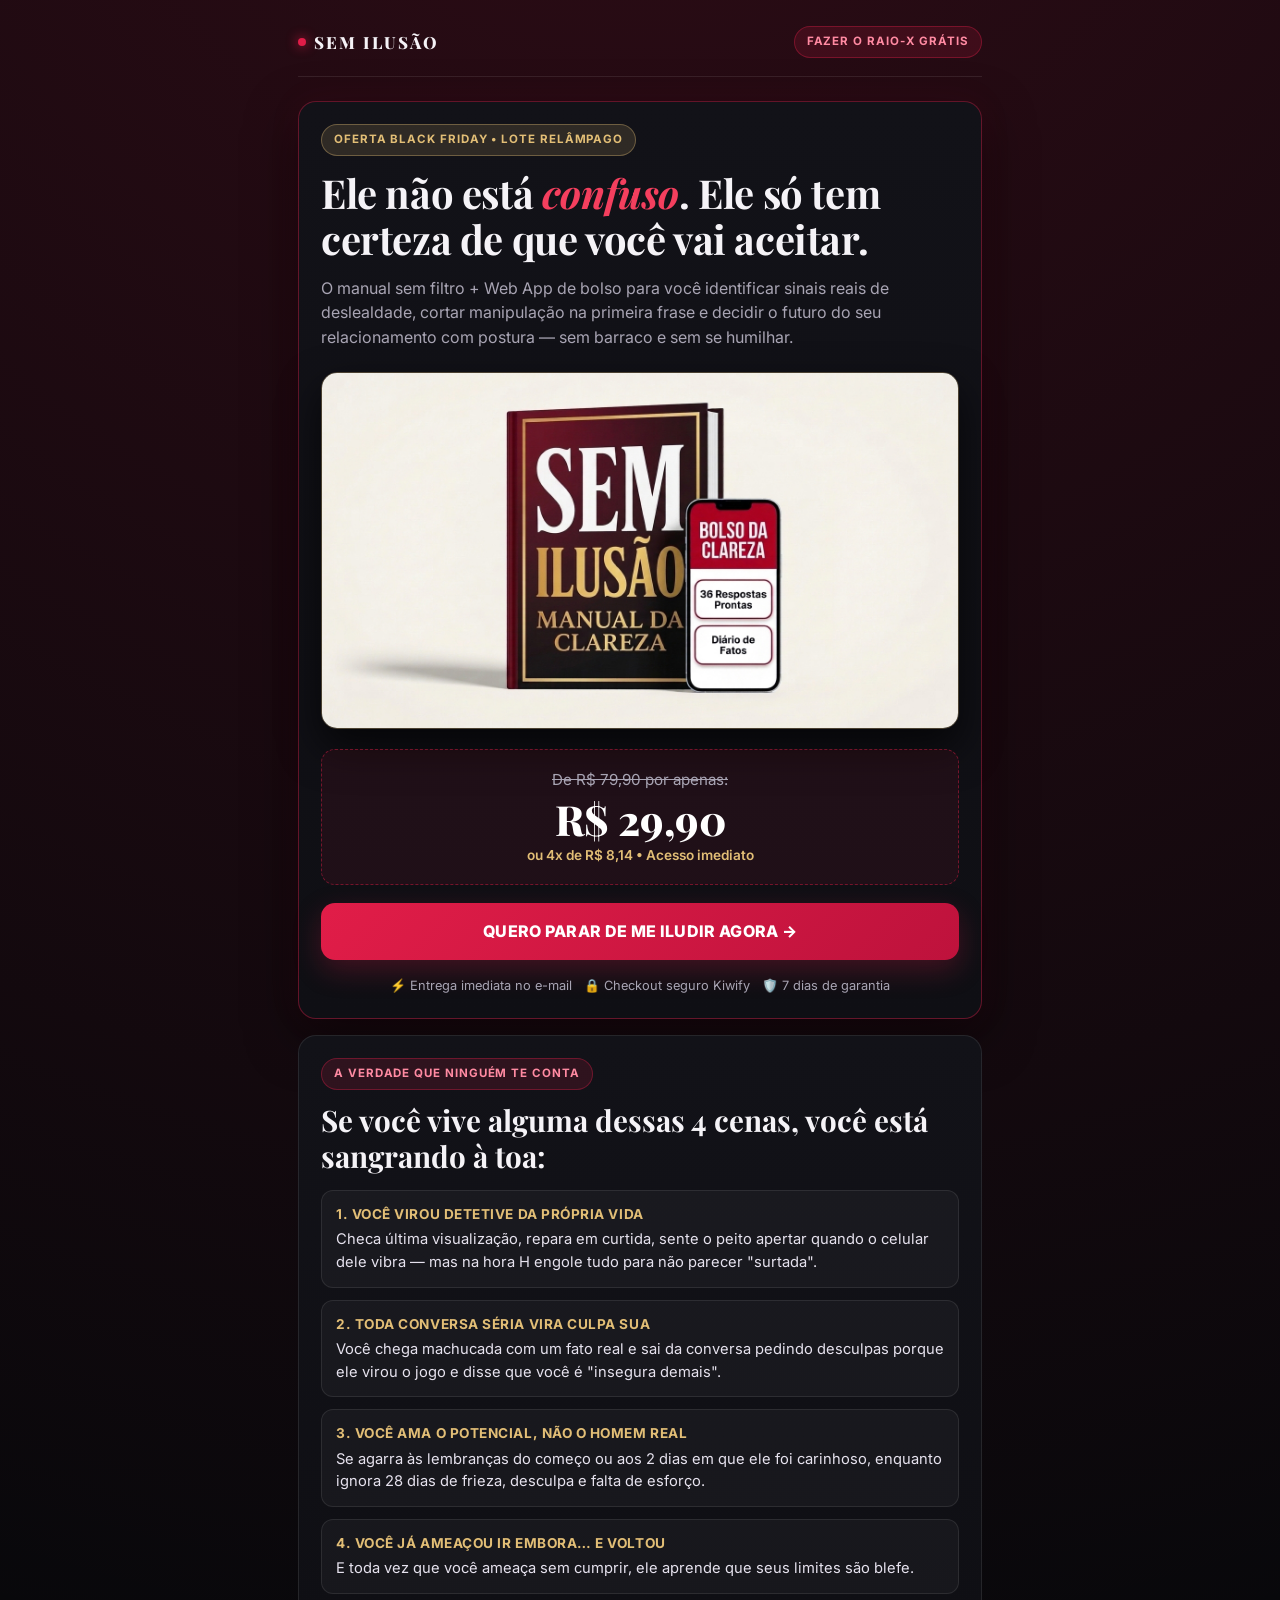
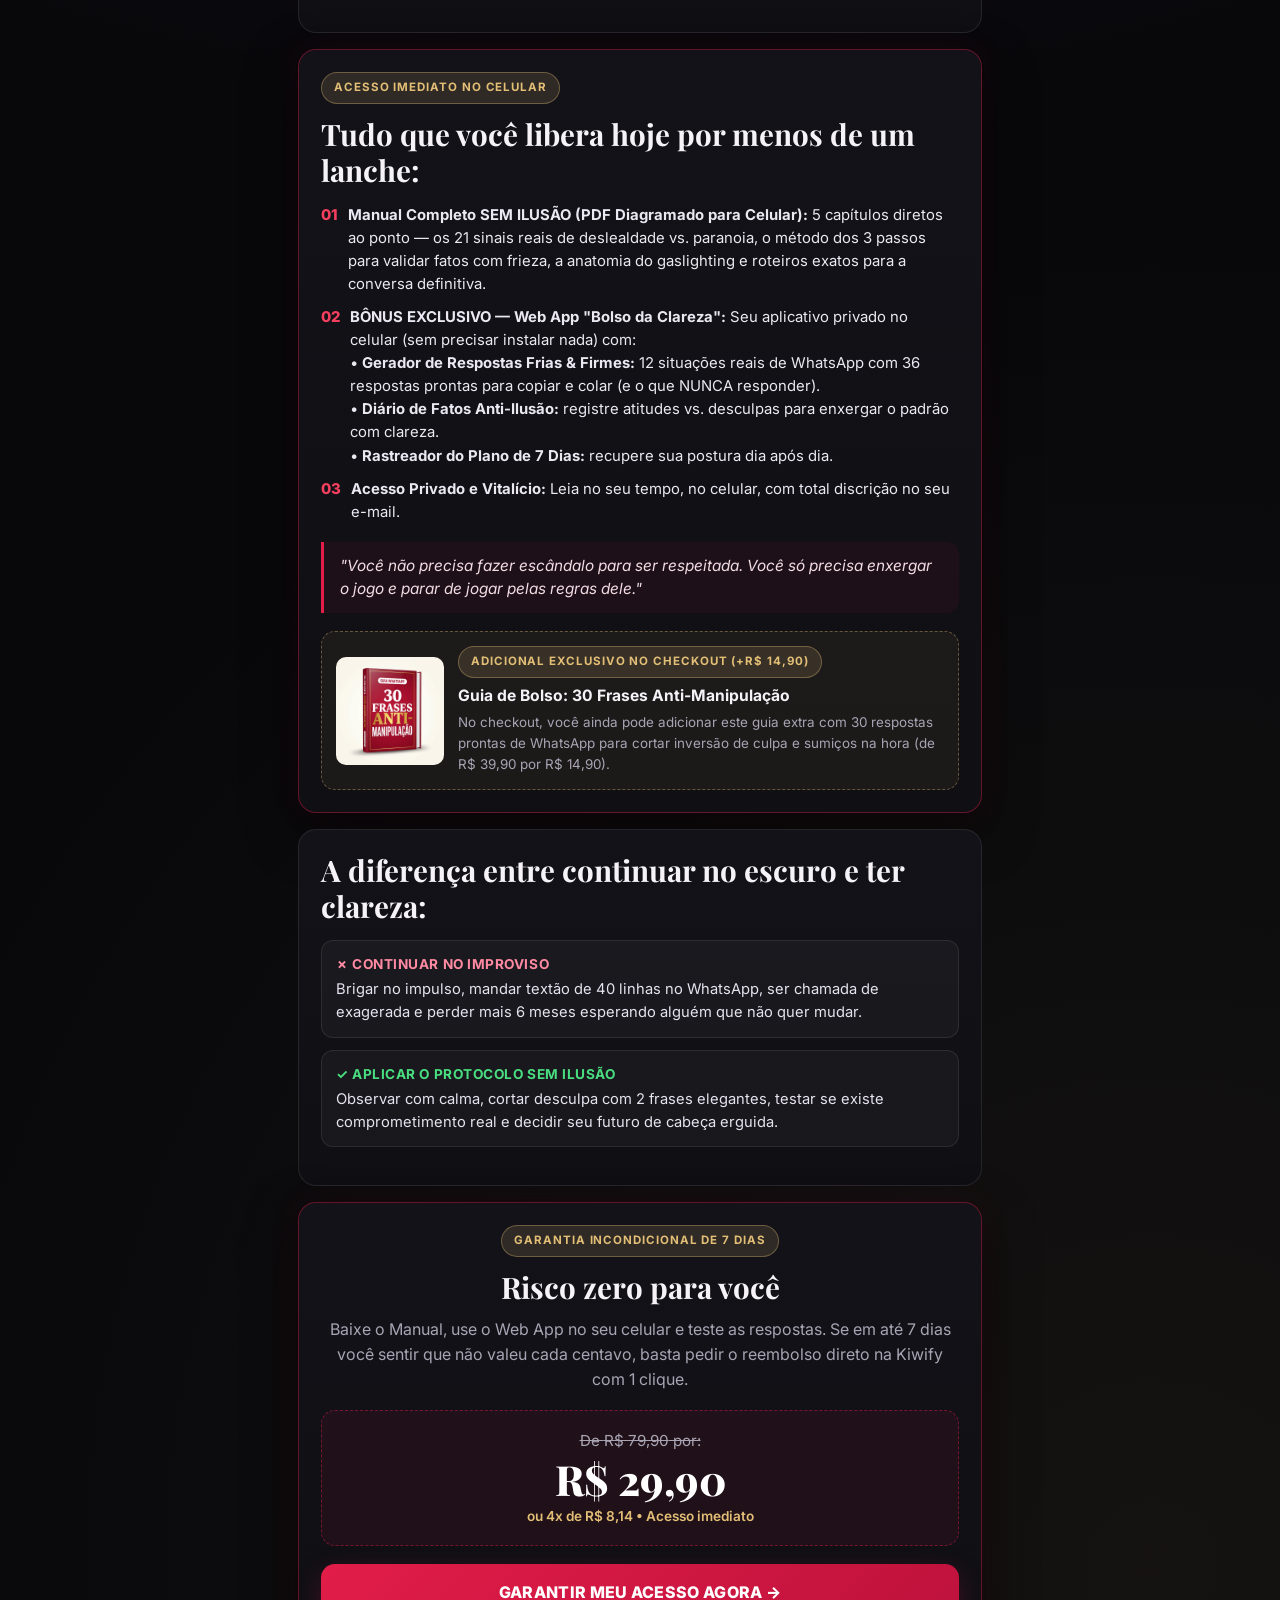
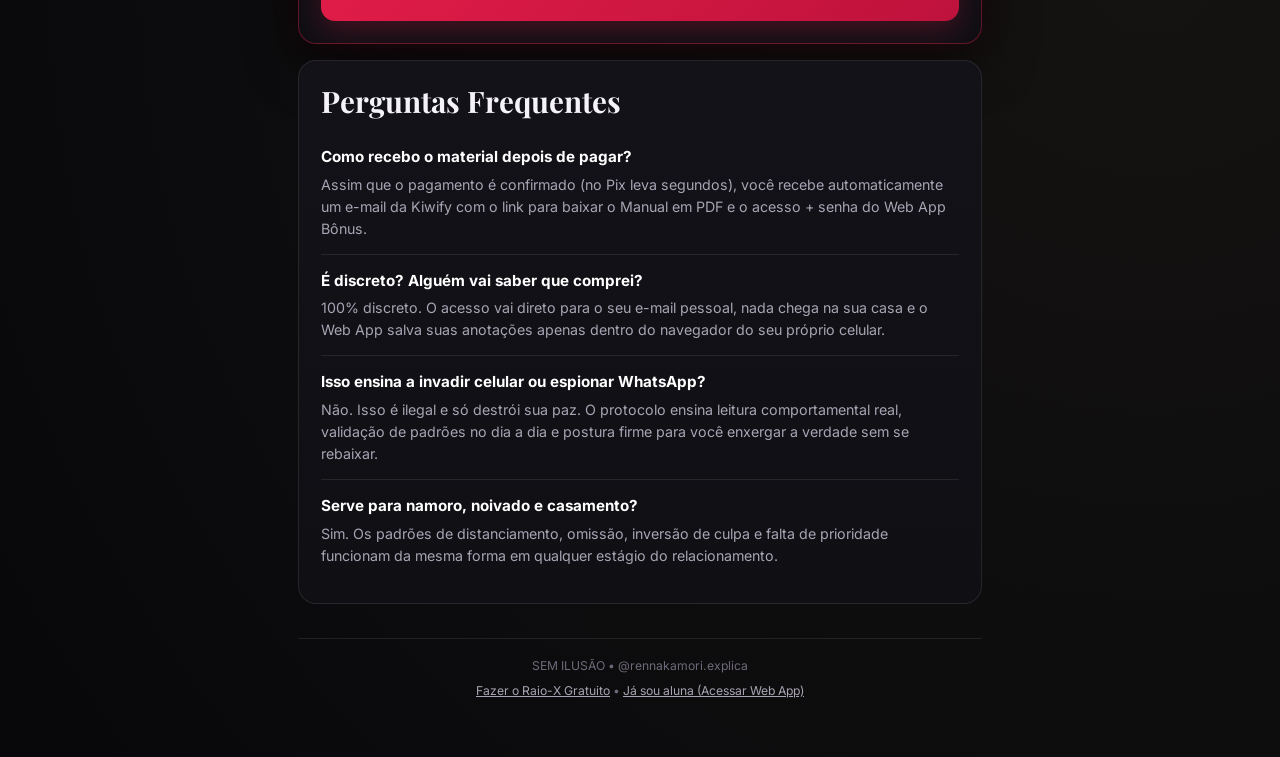
<file: oferta.html>
<!DOCTYPE html>
<html lang="pt-BR">
<head>
  <meta charset="UTF-8" />
  <meta name="viewport" content="width=device-width, initial-scale=1.0" />
  <title>SEM ILUSÃO — Manual + Web App da Mulher que Enxerga os Sinais</title>
  <meta name="description" content="Pare de ser feita de boba por desculpas bonitas. Manual prático + Web App de respostas firmes para retomar o controle emocional em 7 dias." />
  <link rel="stylesheet" href="styles.css" />
  <script src="config.js"></script>
</head>
<body>
  <main class="container container-wide">
    <header class="topbar">
      <a href="index.html" class="brand">
        <span class="brand-dot"></span>
        <span id="brand-name">SEM ILUSÃO</span>
      </a>
      <a href="index.html" class="badge" style="text-decoration:none;">FAZER O RAIO-X GRÁTIS</a>
    </header>

    <!-- HERO -->
    <section class="card card-highlight">
      <span class="badge badge-gold" id="offer-badge">OFERTA BLACK FRIDAY • LOTE RELÂMPAGO</span>
      <h1>Ele não está <em>confuso</em>. Ele só tem certeza de que você vai aceitar.</h1>
      <p class="lead">
        O manual sem filtro + Web App de bolso para você identificar sinais reais de deslealdade, cortar manipulação na primeira frase e decidir o futuro do seu relacionamento com postura — sem barraco e sem se humilhar.
      </p>

      <div style="margin: 18px 0 20px; border-radius: 16px; overflow: hidden; border: 1px solid rgba(226,190,118,0.28); box-shadow: 0 18px 40px rgba(0,0,0,0.65);">
        <img src="mockup-bundle.jpg" alt="Mockup 3D Manual Sem Ilusão + Web App Bolso da Clareza" style="width:100%; display:block;" />
      </div>

      <div class="price-box">
        <div class="price-old">De <span class="price-old-val">R$ 79,90</span> por apenas:</div>
        <div class="price-now price-now-val">R$ 29,90</div>
        <div class="price-sub price-sub-val">ou 4x de R$ 8,14 • Pagamento único • Acesso vitalício</div>
      </div>

      <a href="#" class="btn btn-primary pulse checkout-link" target="_blank" rel="noopener">
        QUERO PARAR DE ME ILUDIR AGORA →
      </a>

      <div class="trust-row">
        <span>⚡ Entrega imediata no e-mail</span>
        <span>🔒 Checkout seguro Kiwify</span>
        <span>🛡️ 7 dias de garantia</span>
      </div>
    </section>

    <!-- DOR REAL -->
    <section class="card">
      <span class="badge">A VERDADE QUE NINGUÉM TE CONTA</span>
      <h2 style="margin-top:12px;">Se você vive alguma dessas 4 cenas, você está sangrando à toa:</h2>
      <ul class="insight-list">
        <li>
          <strong>1. Você virou detetive da própria vida</strong>
          Checa última visualização, repara em curtida, sente o peito apertar quando o celular dele vibra — mas na hora H engole tudo para não parecer "surtada".
        </li>
        <li>
          <strong>2. Toda conversa séria vira culpa sua</strong>
          Você chega machucada com um fato real e sai da conversa pedindo desculpas porque ele virou o jogo e disse que você é "insegura demais".
        </li>
        <li>
          <strong>3. Você ama o potencial, não o homem real</strong>
          Se agarra às lembranças do começo ou aos 2 dias em que ele foi carinhoso, enquanto ignora 28 dias de frieza, desculpa e falta de esforço.
        </li>
        <li>
          <strong>4. Você já ameaçou ir embora… e voltou</strong>
          E toda vez que você ameaça sem cumprir, ele aprende que seus limites são blefe.
        </li>
      </ul>
    </section>

    <!-- O QUE VEM DENTRO -->
    <section class="card card-highlight">
      <span class="badge badge-gold">ACESSO IMEDIATO NO CELULAR</span>
      <h2 style="margin-top:12px;">Tudo que você libera hoje por menos de um lanche:</h2>

      <ul class="check-list">
        <li>
          <span class="check-icon">01</span>
          <div>
            <strong>Manual Completo SEM ILUSÃO (PDF Diagramado para Celular):</strong>
            5 capítulos diretos ao ponto — os 21 sinais reais de deslealdade vs. paranoia, o método dos 3 passos para validar fatos com frieza, a anatomia do gaslighting e roteiros exatos para a conversa definitiva.
          </div>
        </li>
        <li>
          <span class="check-icon">02</span>
          <div>
            <strong>BÔNUS EXCLUSIVO — Web App "Bolso da Clareza":</strong>
            Seu aplicativo privado no celular (sem precisar instalar nada) com:
            <br>• <strong>Gerador de Respostas Frias & Firmes:</strong> 12 situações reais de WhatsApp com 36 respostas prontas para copiar e colar (e o que NUNCA responder).
            <br>• <strong>Diário de Fatos Anti-Ilusão:</strong> registre atitudes vs. desculpas para enxergar o padrão com clareza.
            <br>• <strong>Rastreador do Plano de 7 Dias:</strong> recupere sua postura dia após dia.
          </div>
        </li>
        <li>
          <span class="check-icon">03</span>
          <div>
            <strong>Acesso Privado e Vitalício:</strong>
            Leia no seu tempo, no celular, com total discrição no seu e-mail.
          </div>
        </li>
      </ul>

      <div class="quote-box">
        "Você não precisa fazer escândalo para ser respeitada. Você só precisa enxergar o jogo e parar de jogar pelas regras dele."
      </div>

      <div style="display:flex; gap:14px; align-items:center; flex-wrap:wrap; background:rgba(226,190,118,0.06); border:1px dashed rgba(226,190,118,0.38); border-radius:14px; padding:14px; margin-top:16px;">
        <img src="mockup-orderbump.jpg" alt="Guia de Bolso 30 Frases Anti-Manipulação" style="width:108px; height:108px; object-fit:cover; border-radius:10px; flex-shrink:0;" />
        <div style="flex:1; min-width:200px;">
          <span class="badge badge-gold" style="margin-bottom:6px;">ADICIONAL EXCLUSIVO NO CHECKOUT (+R$ 14,90)</span>
          <h3 style="margin-bottom:4px; font-size:0.98rem;">Guia de Bolso: 30 Frases Anti-Manipulação</h3>
          <p style="font-size:0.84rem; color:var(--muted); margin:0;">No checkout, você ainda pode adicionar este guia extra com 30 respostas prontas de WhatsApp para cortar inversão de culpa e sumiços na hora (de R$ 39,90 por R$ 14,90).</p>
        </div>
      </div>
    </section>

    <!-- COMPARAÇÃO -->
    <section class="card">
      <h2>A diferença entre continuar no escuro e ter clareza:</h2>
      <ul class="insight-list">
        <li>
          <strong style="color:#ff8aa2;">✗ Continuar no improviso</strong>
          Brigar no impulso, mandar textão de 40 linhas no WhatsApp, ser chamada de exagerada e perder mais 6 meses esperando alguém que não quer mudar.
        </li>
        <li>
          <strong style="color:#4ade80;">✓ Aplicar o Protocolo Sem Ilusão</strong>
          Observar com calma, cortar desculpa com 2 frases elegantes, testar se existe comprometimento real e decidir seu futuro de cabeça erguida.
        </li>
      </ul>
    </section>

    <!-- OFERTA FINAL + GARANTIA -->
    <section class="card card-highlight" style="text-align:center;">
      <span class="badge badge-gold">GARANTIA INCONDICIONAL DE 7 DIAS</span>
      <h2 style="margin-top:12px;">Risco zero para você</h2>
      <p class="lead" style="margin-bottom:14px;">
        Baixe o Manual, use o Web App no seu celular e teste as respostas. Se em até 7 dias você sentir que não valeu cada centavo, basta pedir o reembolso direto na Kiwify com 1 clique.
      </p>

      <div class="price-box">
        <div class="price-old">De <span class="price-old-val">R$ 79,90</span> por:</div>
        <div class="price-now price-now-val">R$ 29,90</div>
        <div class="price-sub price-sub-val">ou 4x de R$ 8,14 • Pix ou Cartão</div>
      </div>

      <a href="#" class="btn btn-primary pulse checkout-link" target="_blank" rel="noopener">
        GARANTIR MEU ACESSO AGORA →
      </a>
    </section>

    <!-- FAQ -->
    <section class="card">
      <h2>Perguntas Frequentes</h2>
      <div class="faq-item">
        <div class="faq-q">Como recebo o material depois de pagar?</div>
        <div class="faq-a">Assim que o pagamento é confirmado (no Pix leva segundos), você recebe automaticamente um e-mail da Kiwify com o link para baixar o Manual em PDF e o acesso + senha do Web App Bônus.</div>
      </div>
      <div class="faq-item">
        <div class="faq-q">É discreto? Alguém vai saber que comprei?</div>
        <div class="faq-a">100% discreto. O acesso vai direto para o seu e-mail pessoal, nada chega na sua casa e o Web App salva suas anotações apenas dentro do navegador do seu próprio celular.</div>
      </div>
      <div class="faq-item">
        <div class="faq-q">Isso ensina a invadir celular ou espionar WhatsApp?</div>
        <div class="faq-a">Não. Isso é ilegal e só destrói sua paz. O protocolo ensina leitura comportamental real, validação de padrões no dia a dia e postura firme para você enxergar a verdade sem se rebaixar.</div>
      </div>
      <div class="faq-item">
        <div class="faq-q">Serve para namoro, noivado e casamento?</div>
        <div class="faq-a">Sim. Os padrões de distanciamento, omissão, inversão de culpa e falta de prioridade funcionam da mesma forma em qualquer estágio do relacionamento.</div>
      </div>
    </section>

    <footer class="footer">
      <p><span id="footer-brand">SEM ILUSÃO</span> • <span id="footer-handle">@seuperfil</span></p>
      <p style="margin-top:6px;"><a href="index.html">Fazer o Raio-X Gratuito</a> • <a href="app-membros.html">Já sou aluna (Acessar Web App)</a></p>
    </footer>
  </main>

  <script>
    const CFG = window.APP_CONFIG || {};
    document.getElementById('brand-name').textContent = CFG.MARCA || 'SEM ILUSÃO';
    document.getElementById('footer-brand').textContent = CFG.MARCA || 'SEM ILUSÃO';
    document.getElementById('footer-handle').textContent = CFG.PERFIL_HANDLE || '';
    document.getElementById('offer-badge').textContent = CFG.SELO_OFERTA || 'OFERTA RELÂMPAGO';

    document.querySelectorAll('.price-old-val').forEach(el => el.textContent = CFG.PRECO_ANTIGO || 'R$ 79,90');
    document.querySelectorAll('.price-now-val').forEach(el => el.textContent = CFG.PRECO_ATUAL || 'R$ 29,90');
    document.querySelectorAll('.price-sub-val').forEach(el => el.textContent = (CFG.PARCELAMENTO || 'ou 4x de R$ 8,14') + ' • Acesso imediato');

    document.querySelectorAll('.checkout-link').forEach(link => {
      link.href = CFG.CHECKOUT_URL || '#';
      link.addEventListener('click', (e) => {
        if (!CFG.CHECKOUT_URL || CFG.CHECKOUT_URL.includes('SEU-LINK-AQUI')) {
          e.preventDefault();
          alert('Aviso da criadora: cole o seu link de checkout da Kiwify no arquivo site/config.js!');
        }
      });
    });
  </script>
</body>
</html>
</file>
<file: styles.css>
@import url('https://fonts.googleapis.com/css2?family=Inter:wght@400;500;600;700;800&family=Playfair+Display:ital,wght@0,600;0,700;0,800;1,600&display=swap');

:root {
  --bg: #08080b;
  --surface: #121218;
  --surface-2: #191922;
  --border: rgba(255, 255, 255, 0.09);
  --border-strong: rgba(225, 29, 72, 0.4);
  --text: #f5f3f7;
  --muted: #a8a4b3;
  --crimson: #e11d48;
  --crimson-bright: #f43f5e;
  --crimson-glow: rgba(225, 29, 72, 0.25);
  --gold: #e2be76;
  --gold-soft: rgba(226, 190, 118, 0.14);
  --green: #22c55e;
  --amber: #f59e0b;
  --radius: 18px;
}

* {
  box-sizing: border-box;
  margin: 0;
  padding: 0;
}

html, body {
  background: var(--bg);
  color: var(--text);
  font-family: 'Inter', -apple-system, BlinkMacSystemFont, sans-serif;
  line-height: 1.55;
  -webkit-font-smoothing: antialiased;
  min-height: 100vh;
}

body {
  background-image:
    radial-gradient(circle at 50% -10%, rgba(225, 29, 72, 0.18), transparent 48%),
    radial-gradient(circle at 90% 80%, rgba(226, 190, 118, 0.06), transparent 40%);
}

.container {
  width: 100%;
  max-width: 540px;
  margin: 0 auto;
  padding: 20px 18px 56px;
}

.container-wide {
  max-width: 720px;
}

.serif {
  font-family: 'Playfair Display', Georgia, serif;
}

.topbar {
  display: flex;
  align-items: center;
  justify-content: space-between;
  padding: 6px 0 18px;
  border-bottom: 1px solid var(--border);
  margin-bottom: 24px;
}

.brand {
  font-family: 'Playfair Display', serif;
  font-weight: 800;
  font-size: 1.05rem;
  letter-spacing: 0.12em;
  text-transform: uppercase;
  color: var(--text);
  display: flex;
  align-items: center;
  gap: 8px;
  text-decoration: none;
}

.brand-dot {
  width: 8px;
  height: 8px;
  border-radius: 50%;
  background: var(--crimson);
  box-shadow: 0 0 12px var(--crimson);
}

.badge {
  display: inline-flex;
  align-items: center;
  gap: 6px;
  font-size: 0.72rem;
  font-weight: 700;
  letter-spacing: 0.08em;
  text-transform: uppercase;
  padding: 6px 12px;
  border-radius: 999px;
  background: rgba(225, 29, 72, 0.14);
  border: 1px solid rgba(225, 29, 72, 0.35);
  color: #ff8aa2;
}

.badge-gold {
  background: var(--gold-soft);
  border-color: rgba(226, 190, 118, 0.35);
  color: var(--gold);
}

h1 {
  font-family: 'Playfair Display', serif;
  font-size: clamp(1.85rem, 6.2vw, 2.5rem);
  line-height: 1.15;
  font-weight: 700;
  letter-spacing: -0.01em;
  margin-top: 14px;
  margin-bottom: 14px;
}

h1 em, h2 em {
  font-style: italic;
  color: var(--crimson-bright);
}

h2 {
  font-family: 'Playfair Display', serif;
  font-size: clamp(1.4rem, 4.8vw, 1.85rem);
  line-height: 1.22;
  margin-bottom: 12px;
}

h3 {
  font-size: 1.05rem;
  font-weight: 700;
  margin-bottom: 6px;
}

.lead {
  color: var(--muted);
  font-size: 1rem;
  margin-bottom: 22px;
}

.card {
  background: linear-gradient(180deg, var(--surface) 0%, #0f0f14 100%);
  border: 1px solid var(--border);
  border-radius: var(--radius);
  padding: 22px;
  margin-bottom: 16px;
}

.card-highlight {
  border-color: var(--border-strong);
  box-shadow: 0 18px 50px rgba(0, 0, 0, 0.55), 0 0 32px rgba(225, 29, 72, 0.08);
}

.btn {
  display: inline-flex;
  align-items: center;
  justify-content: center;
  gap: 8px;
  width: 100%;
  padding: 16px 22px;
  border-radius: 14px;
  border: none;
  font-family: 'Inter', sans-serif;
  font-size: 1rem;
  font-weight: 800;
  letter-spacing: 0.02em;
  cursor: pointer;
  text-decoration: none;
  transition: transform 0.16s ease, box-shadow 0.2s ease, background 0.2s ease;
}

.btn-primary {
  background: linear-gradient(135deg, var(--crimson) 0%, #be123c 100%);
  color: #ffffff;
  box-shadow: 0 10px 28px var(--crimson-glow);
}

.btn-primary:hover {
  transform: translateY(-2px);
  background: linear-gradient(135deg, var(--crimson-bright) 0%, var(--crimson) 100%);
  box-shadow: 0 14px 36px rgba(225, 29, 72, 0.42);
}

.btn-primary:active {
  transform: translateY(0);
}

.btn-ghost {
  background: rgba(255, 255, 255, 0.05);
  color: var(--text);
  border: 1px solid var(--border);
  font-weight: 600;
}

.btn-ghost:hover {
  background: rgba(255, 255, 255, 0.09);
}

.btn-sm {
  padding: 10px 14px;
  font-size: 0.85rem;
  width: auto;
  border-radius: 10px;
}

.trust-row {
  display: flex;
  flex-wrap: wrap;
  gap: 12px;
  justify-content: center;
  margin-top: 16px;
  color: var(--muted);
  font-size: 0.8rem;
}

.trust-row span {
  display: inline-flex;
  align-items: center;
  gap: 5px;
}

/* Quiz Progress */
.progress-wrap {
  margin-bottom: 20px;
}

.progress-meta {
  display: flex;
  justify-content: space-between;
  font-size: 0.8rem;
  color: var(--muted);
  margin-bottom: 8px;
  font-weight: 600;
}

.progress-track {
  width: 100%;
  height: 7px;
  border-radius: 999px;
  background: rgba(255, 255, 255, 0.08);
  overflow: hidden;
}

.progress-fill {
  height: 100%;
  width: 0%;
  background: linear-gradient(90deg, var(--crimson), var(--gold));
  border-radius: 999px;
  transition: width 0.35s ease;
}

.question-title {
  font-family: 'Playfair Display', serif;
  font-size: 1.4rem;
  line-height: 1.3;
  margin-bottom: 18px;
}

.options-list {
  display: flex;
  flex-direction: column;
  gap: 11px;
}

.option-btn {
  text-align: left;
  background: var(--surface-2);
  border: 1px solid var(--border);
  color: var(--text);
  padding: 15px 16px;
  border-radius: 14px;
  font-family: 'Inter', sans-serif;
  font-size: 0.95rem;
  line-height: 1.4;
  cursor: pointer;
  transition: border-color 0.18s ease, background 0.18s ease, transform 0.12s ease;
  display: flex;
  align-items: flex-start;
  gap: 12px;
}

.option-btn:hover {
  border-color: rgba(225, 29, 72, 0.65);
  background: rgba(225, 29, 72, 0.09);
  transform: translateX(3px);
}

.option-letter {
  flex-shrink: 0;
  width: 26px;
  height: 26px;
  border-radius: 8px;
  background: rgba(255, 255, 255, 0.06);
  color: var(--gold);
  font-size: 0.78rem;
  font-weight: 800;
  display: grid;
  place-items: center;
  margin-top: 1px;
}

.micro-note {
  margin-top: 16px;
  padding: 12px 14px;
  border-radius: 12px;
  background: rgba(226, 190, 118, 0.09);
  border-left: 3px solid var(--gold);
  font-size: 0.86rem;
  color: #f3dfb3;
  min-height: 46px;
  display: flex;
  align-items: center;
}

/* Loading screen */
.analyzer-box {
  text-align: center;
  padding: 40px 20px;
}

.spinner {
  width: 54px;
  height: 54px;
  border-radius: 50%;
  border: 3px solid rgba(255, 255, 255, 0.1);
  border-top-color: var(--crimson);
  border-right-color: var(--gold);
  margin: 0 auto 20px;
  animation: spin 0.9s linear infinite;
}

@keyframes spin {
  to { transform: rotate(360deg); }
}

/* Result Gauge */
.score-header {
  text-align: center;
  margin-bottom: 18px;
}

.score-number {
  font-family: 'Playfair Display', serif;
  font-size: 3.4rem;
  font-weight: 800;
  line-height: 1;
  margin: 8px 0 4px;
}

.score-bar {
  height: 12px;
  border-radius: 999px;
  background: linear-gradient(90deg, #22c55e 0%, #f59e0b 52%, #e11d48 100%);
  position: relative;
  margin: 18px 0 10px;
}

.score-marker {
  position: absolute;
  top: -5px;
  width: 22px;
  height: 22px;
  border-radius: 50%;
  background: #fff;
  border: 4px solid var(--bg);
  box-shadow: 0 0 14px rgba(255, 255, 255, 0.7);
  transform: translateX(-50%);
  transition: left 0.8s cubic-bezier(0.22, 1, 0.36, 1);
}

.insight-list {
  list-style: none;
  display: flex;
  flex-direction: column;
  gap: 12px;
  margin: 16px 0;
}

.insight-list li {
  background: rgba(255, 255, 255, 0.035);
  border: 1px solid var(--border);
  border-radius: 12px;
  padding: 13px 14px;
  font-size: 0.92rem;
  color: #e6e2ee;
}

.insight-list li strong {
  color: var(--gold);
  display: block;
  margin-bottom: 3px;
  font-size: 0.85rem;
  text-transform: uppercase;
  letter-spacing: 0.04em;
}

/* Offer Box */
.price-box {
  background: rgba(225, 29, 72, 0.08);
  border: 1px dashed rgba(225, 29, 72, 0.45);
  border-radius: 14px;
  padding: 18px;
  text-align: center;
  margin: 18px 0;
}

.price-old {
  text-decoration: line-through;
  color: var(--muted);
  font-size: 0.95rem;
}

.price-now {
  font-family: 'Playfair Display', serif;
  font-size: 2.6rem;
  font-weight: 800;
  color: #ffffff;
  line-height: 1.1;
  margin: 4px 0;
}

.price-sub {
  font-size: 0.85rem;
  color: var(--gold);
  font-weight: 600;
}

.check-list {
  list-style: none;
  display: flex;
  flex-direction: column;
  gap: 10px;
  margin: 16px 0;
}

.check-list li {
  display: flex;
  gap: 10px;
  font-size: 0.93rem;
  color: #ebe8f2;
}

.check-icon {
  color: var(--crimson-bright);
  font-weight: 800;
  flex-shrink: 0;
}

.quote-box {
  border-left: 3px solid var(--crimson);
  padding: 12px 16px;
  background: rgba(225, 29, 72, 0.06);
  border-radius: 0 12px 12px 0;
  font-style: italic;
  color: #f3dbe2;
  margin: 18px 0;
  font-size: 0.96rem;
}

.faq-item {
  border-bottom: 1px solid var(--border);
  padding: 14px 0;
}

.faq-item:last-child {
  border-bottom: none;
}

.faq-q {
  font-weight: 700;
  font-size: 0.95rem;
  margin-bottom: 5px;
  color: #fff;
}

.faq-a {
  color: var(--muted);
  font-size: 0.89rem;
}

.hidden {
  display: none !important;
}

.footer {
  text-align: center;
  color: #6d6978;
  font-size: 0.76rem;
  margin-top: 34px;
  padding-top: 18px;
  border-top: 1px solid var(--border);
}

.footer a {
  color: var(--muted);
  text-decoration: underline;
}

.pulse {
  animation: pulseBtn 2.2s infinite;
}

@keyframes pulseBtn {
  0%, 100% { box-shadow: 0 10px 28px rgba(225, 29, 72, 0.32); }
  50% { box-shadow: 0 12px 38px rgba(225, 29, 72, 0.62); }
}

.toast {
  position: fixed;
  bottom: 22px;
  left: 50%;
  transform: translateX(-50%);
  background: #1f1f2b;
  border: 1px solid var(--gold);
  color: #fff;
  padding: 11px 18px;
  border-radius: 12px;
  font-size: 0.88rem;
  font-weight: 600;
  z-index: 999;
  box-shadow: 0 12px 30px rgba(0,0,0,0.6);
}
</file>
